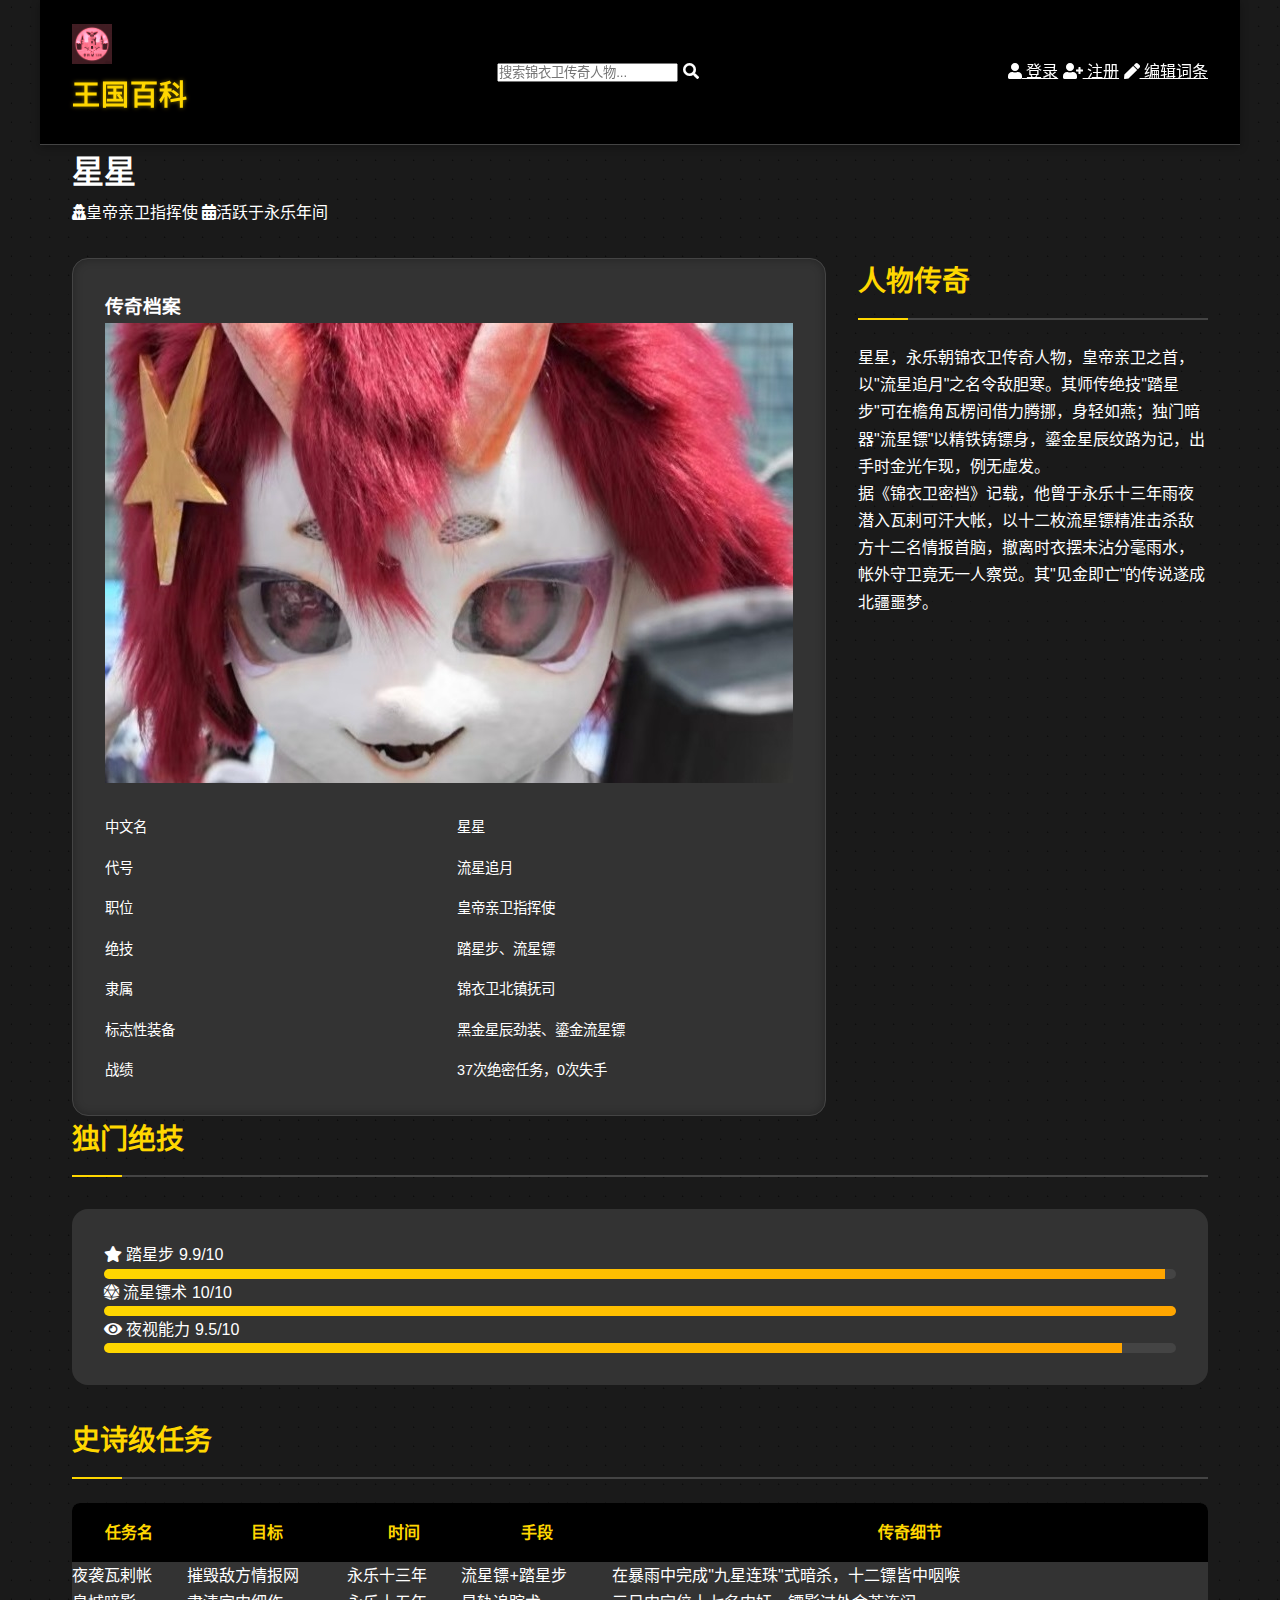
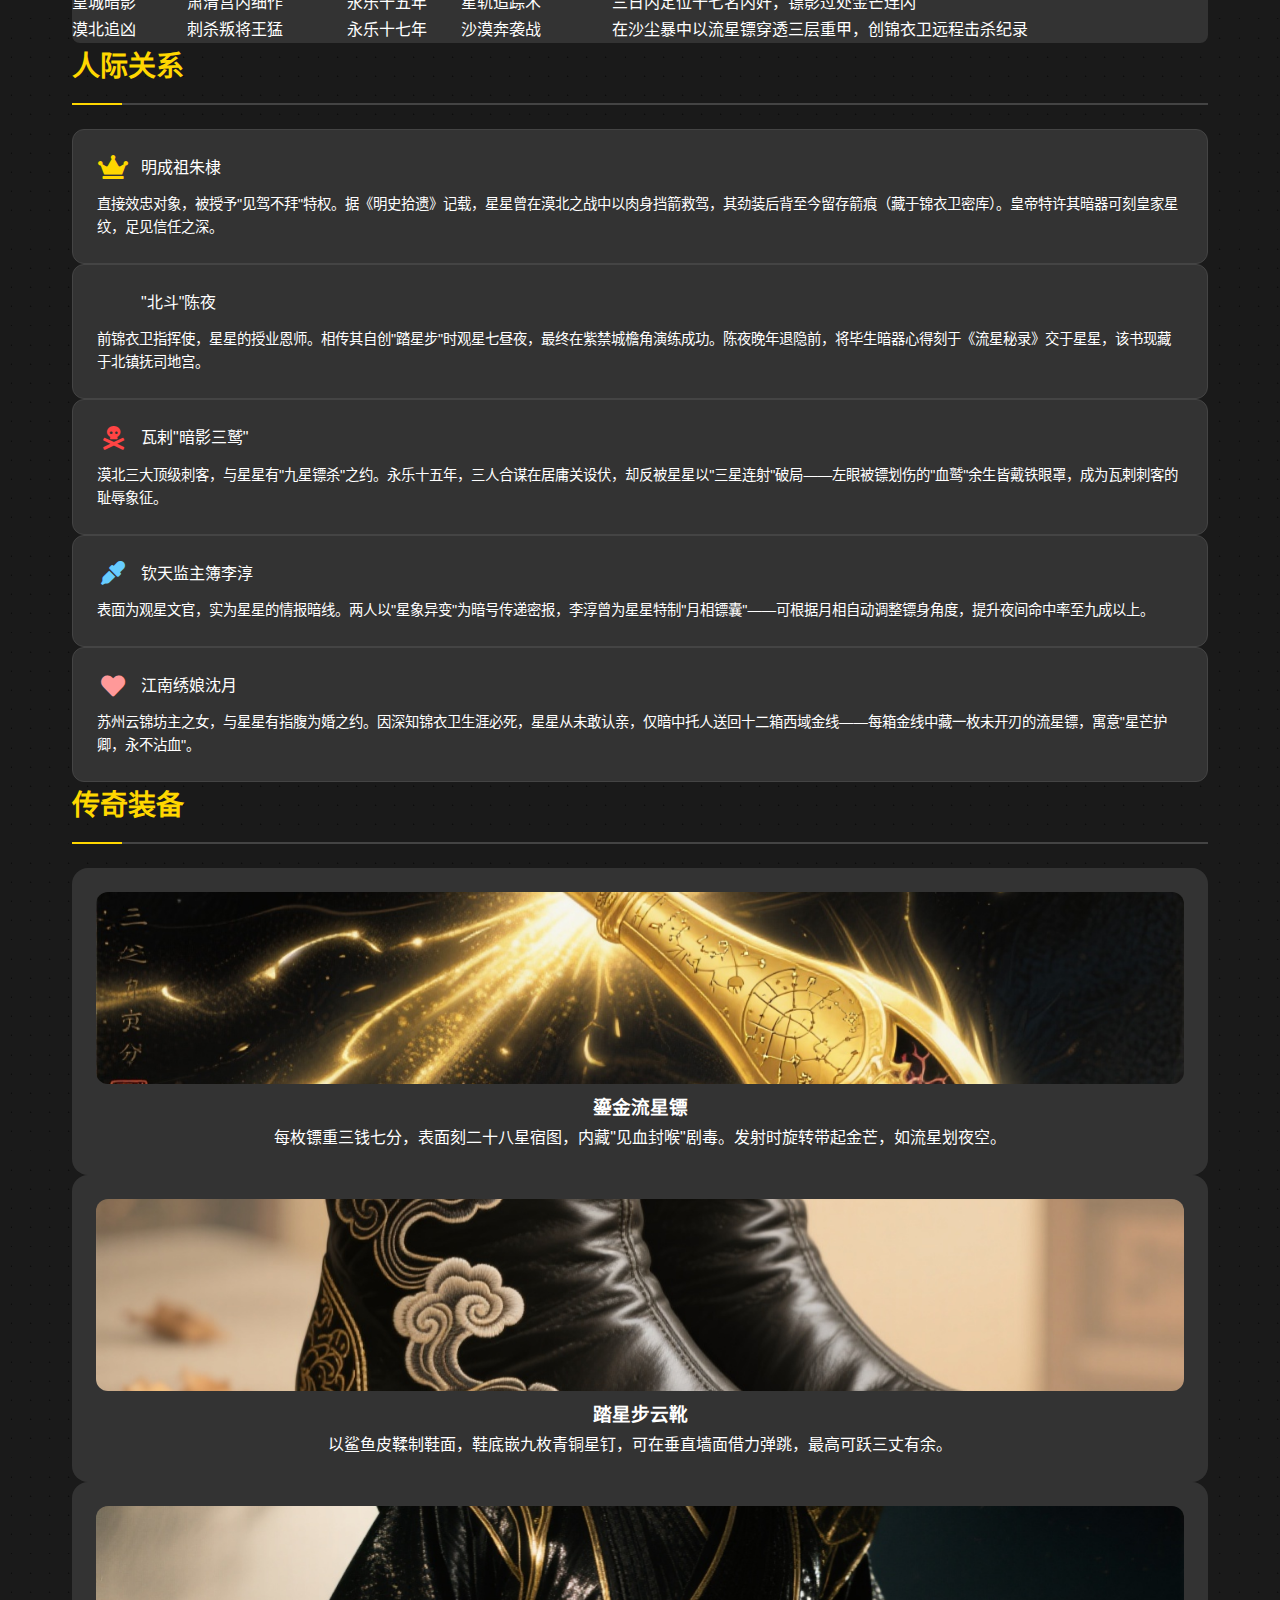
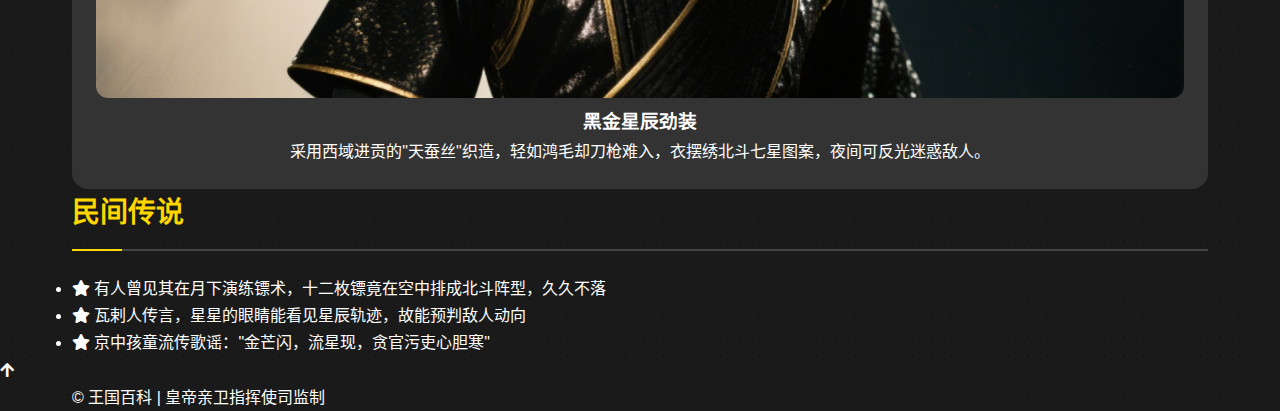
<file: xingxing.html>
<!DOCTYPE html>
<html lang="zh-CN">
<head>
    <meta charset="UTF-8">
    <meta name="viewport" content="width=device-width, initial-scale=1.0">
    <title>星星 - 锦衣卫传奇人物 - 王国百科</title>

    <!-- 自定义主题样式 -->
    <style>
        :root {
            --primary: #000000;       /* 主色调 - 墨黑 */
            --secondary: #FFD700;     /* 星辰金 */
            --neutral: #1A1A1A;       /* 深灰背景 */
            --light-gray: #333333;     /* 浅灰 */
            --border-gray: #444444;    /* 边框色 */
            --star-gold: #FFD700;     /* 星辰金 */
            --shadow-black: #111111;   /* 暗影黑 */
        }

        * {
            margin: 0;
            padding: 0;
            box-sizing: border-box;
            font-family: '微软雅黑', sans-serif;
            color: white;
            scroll-behavior: smooth;
        }

        body {
            background-color: var(--neutral);
            line-height: 1.7;
            background-image: url('[data-uri]');
            background-blend-mode: overlay;
            background-size: 1.2rem;
        }

        .container {
            max-width: 1200px;
            margin: 0 auto;
            padding: 0 2rem;
        }

        /* 头部导航 */
        header {
            background: var(--primary);
            border-bottom: 1px solid var(--border-gray);
            position: sticky;
            top: 0;
            z-index: 100;
            box-shadow: 0 2px 8px rgba(0,0,0,0.3);
        }

        .header-container {
            display: flex;
            justify-content: space-between;
            align-items: center;
            padding: 1.5rem 0;
        }

        .logo img {
            height: 2.5rem;
            filter: brightness(0.8) sepia(1) hue-rotate(300deg) saturate(3);
        }

        .logo h1 {
            color: var(--star-gold);
            font-size: 1.75rem;
            font-weight: bold;
            text-shadow: 0 0 4px rgba(255, 215, 0, 0.5);
            letter-spacing: 1px;
        }

        /* 基本信息横向排列 */
        .basic-info {
            display: flex;
            gap: 2rem;
            margin-top: 2rem;
        }

        .info-box {
            flex: 1;
            background: var(--light-gray);
            border-radius: 1rem;
            padding: 2rem;
            box-shadow: inset 0 0 10px rgba(0,0,0,0.3);
            border: 1px solid var(--border-gray);
        }

        .info-image {
            width: 100%;
            height: 20rem;
            object-fit: cover;
            border-radius: 0.75rem;
            box-shadow: 0 4px 8px rgba(0,0,0,0.5);
            border: 2px solid var(--border-gray);
        }

        .info-details {
            display: grid;
            grid-template-columns: repeat(2, 1fr);
            gap: 1rem;
            margin-top: 1.5rem;
            font-size: 0.9rem;
        }

        .summary {
            flex: 2;
        }

        .section-title {
            font-size: 1.75rem;
            color: var(--star-gold);
            margin-bottom: 1.5rem;
            padding-bottom: 0.75rem;
            border-bottom: 2px solid var(--border-gray);
            position: relative;
        }

        .section-title::after {
            content: '';
            position: absolute;
            width: 50px;
            height: 2px;
            background: var(--star-gold);
            bottom: -2px;
            left: 0;
        }

        /* 技能评分 */
        .skill-rating {
            background: var(--light-gray);
            border-radius: 1rem;
            padding: 2rem;
            margin: 2rem 0;
        }

        .rating-bar {
            height: 0.625rem;
            background: var(--border-gray);
            border-radius: 1rem;
            overflow: hidden;
        }

        .rating-value {
            background: linear-gradient(90deg, #FFD700, #FFA500);
            height: 100%;
        }

        /* 任务表格 */
        .missions-table {
            width: 100%;
            border-collapse: collapse;
            background: var(--light-gray);
            border-radius: 0.5rem;
            overflow: hidden;
        }

        .missions-table th {
            background: var(--primary);
            color: var(--star-gold);
            padding: 1rem;
            text-align: center;
        }

        /* 装备卡片 */
        .equipment-card {
            background: var(--light-gray);
            border-radius: 1rem;
            padding: 1.5rem;
            text-align: center;
        }

        .equipment-image {
            width: 100%;
            height: 12rem;
            object-fit: cover;
            border-radius: 0.75rem;
            transition: transform 0.3s;
        }

        .equipment-card:hover .equipment-image {
            transform: scale(1.03);
        }

        /* 人际关系卡片样式 */
        .relation-card {
            background: var(--light-gray);
            border-radius: 0.75rem;
            padding: 1.5rem;
            border: 1px solid var(--border-gray);
            position: relative;
            overflow: hidden;
            transition: all 0.3s ease;
        }

        .relation-card:hover {
            transform: translateY(-5px);
            box-shadow: 0 8px 24px rgba(0, 0, 0, 0.4);
        }

        .relation-title {
            display: flex;
            align-items: center;
            margin-bottom: 0.75rem;
        }

        .relation-icon {
            font-size: 1.5rem;
            margin-right: 0.75rem;
            width: 2rem;
            text-align: center;
        }

        .relation-content {
            font-size: 0.9rem;
            line-height: 1.6;
        }
    </style>

    <!-- 图标库 -->
    <link rel="stylesheet" href="https://cdnjs.cloudflare.com/ajax/libs/font-awesome/5.15.4/css/all.min.css">
</head>
<body>
<header class="container">
    <div class="header-container">
        <div class="logo">
            <img src="img\王国logo.png" alt="王国百科">
            <h1>王国百科</h1>
        </div>
        <div class="search-box">
            <input type="text" placeholder="搜索锦衣卫传奇人物...">
            <span class="search-icon fas fa-search"></span>
        </div>
        <div class="user-menu">
            <a href="#"><i class="fas fa-user"></i> 登录</a>
            <a href="#"><i class="fas fa-user-plus"></i> 注册</a>
            <a href="#" class="edit-btn">
                <i class="fas fa-pen"></i> 编辑词条
            </a>
        </div>
    </div>
</header>

<main class="container">
    <article>
        <h1 class="article-title text-center">星星</h1>
        <div class="article-meta text-center">
            <span><i class="fas fa-user-secret"></i>皇帝亲卫指挥使</span>
            <span><i class="fas fa-calendar-alt"></i>活跃于永乐年间</span>
        </div>

        <!-- 基本信息 -->
        <div class="basic-info">
            <div class="info-box">
                <h3 class="info-title text-center">传奇档案</h3>
                <img src="img\qinyou\maoyao\24f7afbc2d49c7ef145907d9ca1e558.jpg" alt="星星">
                <div class="info-details">
                    <div>中文名</div>
                    <div>星星</div>
                    <div>代号</div>
                    <div>流星追月</div>
                    <div>职位</div>
                    <div>皇帝亲卫指挥使</div>
                    <div>绝技</div>
                    <div>踏星步、流星镖</div>
                    <div>隶属</div>
                    <div>锦衣卫北镇抚司</div>
                    <div>标志性装备</div>
                    <div>黑金星辰劲装、鎏金流星镖</div>
                    <div>战绩</div>
                    <div>37次绝密任务，0次失手</div>
                </div>
            </div>

            <div class="summary">
                <h2 class="section-title">人物传奇</h2>
                <p>星星，永乐朝锦衣卫传奇人物，皇帝亲卫之首，以"流星追月"之名令敌胆寒。其师传绝技"踏星步"可在檐角瓦楞间借力腾挪，身轻如燕；独门暗器"流星镖"以精铁铸镖身，鎏金星辰纹路为记，出手时金光乍现，例无虚发。</p>
                <p>据《锦衣卫密档》记载，他曾于永乐十三年雨夜潜入瓦剌可汗大帐，以十二枚流星镖精准击杀敌方十二名情报首脑，撤离时衣摆未沾分毫雨水，帐外守卫竟无一人察觉。其"见金即亡"的传说遂成北疆噩梦。</p>
            </div>
        </div>

        <!-- 绝技解析 -->
        <div class="content-section">
            <h2 class="section-title">独门绝技</h2>
            <div class="skill-rating">
                <div class="rating-item">
                    <div class="rating-header">
                        <span><i class="fas fa-star text-yellow-500"></i> 踏星步</span>
                        <span>9.9/10</span>
                    </div>
                    <div class="rating-bar">
                        <div class="rating-value" style="width: 99%"></div>
                    </div>
                </div>
                <div class="rating-item">
                    <div class="rating-header">
                        <span><i class="fas fa-dice-d20 text-yellow-500"></i> 流星镖术</span>
                        <span>10/10</span>
                    </div>
                    <div class="rating-bar">
                        <div class="rating-value" style="width: 100%"></div>
                    </div>
                </div>
                <div class="rating-item">
                    <div class="rating-header">
                        <span><i class="fas fa-eye text-yellow-500"></i> 夜视能力</span>
                        <span>9.5/10</span>
                    </div>
                    <div class="rating-bar">
                        <div class="rating-value" style="width: 95%"></div>
                    </div>
                </div>
            </div>
        </div>

        <!-- 关键任务 -->
        <div class="content-section">
            <h2 class="section-title">史诗级任务</h2>
            <table class="missions-table">
                <thead>
                <tr>
                    <th>任务名</th>
                    <th>目标</th>
                    <th>时间</th>
                    <th>手段</th>
                    <th>传奇细节</th>
                </tr>
                </thead>
                <tbody>
                <tr>
                    <td>夜袭瓦剌帐</td>
                    <td>摧毁敌方情报网</td>
                    <td>永乐十三年</td>
                    <td>流星镖+踏星步</td>
                    <td>在暴雨中完成"九星连珠"式暗杀，十二镖皆中咽喉</td>
                </tr>
                <tr>
                    <td>皇城暗影</td>
                    <td>肃清宫内细作</td>
                    <td>永乐十五年</td>
                    <td>星轨追踪术</td>
                    <td>三日内定位十七名内奸，镖影过处金芒连闪</td>
                </tr>
                <tr>
                    <td>漠北追凶</td>
                    <td>刺杀叛将王猛</td>
                    <td>永乐十七年</td>
                    <td>沙漠奔袭战</td>
                    <td>在沙尘暴中以流星镖穿透三层重甲，创锦衣卫远程击杀纪录</td>
                </tr>
                </tbody>
            </table>
        </div>

        <!-- 人际关系 -->
        <div id="relations" class="content-section">
            <h2 class="section-title">人际关系</h2>
            <div class="grid grid-cols-1 md:grid-cols-2 lg:grid-cols-3 gap-6">

                <!-- 皇权核心关系 -->
                <div class="relation-card">
                    <div class="relation-title">
                        <i class="fas fa-crown relation-icon" style="color: var(--star-gold);"></i>
                        <span>明成祖朱棣</span>
                    </div>
                    <p class="relation-content">
                        直接效忠对象，被授予"见驾不拜"特权。据《明史拾遗》记载，星星曾在漠北之战中以肉身挡箭救驾，其劲装后背至今留存箭痕（藏于锦衣卫密库）。皇帝特许其暗器可刻皇家星纹，足见信任之深。
                    </p>
                </div>

                <!-- 师门传承关系 -->
                <div class="relation-card">
                    <div class="relation-title">
                        <i class="fas fa-user-tie relation-icon" style="color: var(--light-gray);"></i>
                        <span>"北斗"陈夜</span>
                    </div>
                    <p class="relation-content">
                        前锦衣卫指挥使，星星的授业恩师。相传其自创"踏星步"时观星七昼夜，最终在紫禁城檐角演练成功。陈夜晚年退隐前，将毕生暗器心得刻于《流星秘录》交于星星，该书现藏于北镇抚司地宫。
                    </p>
                </div>

                <!-- 敌对势力关系 -->
                <div class="relation-card">
                    <div class="relation-title">
                        <i class="fas fa-skull-crossbones relation-icon" style="color: #FF4444;"></i>
                        <span>瓦剌"暗影三鹫"</span>
                    </div>
                    <p class="relation-content">
                        漠北三大顶级刺客，与星星有"九星镖杀"之约。永乐十五年，三人合谋在居庸关设伏，却反被星星以"三星连射"破局——左眼被镖划伤的"血鹫"余生皆戴铁眼罩，成为瓦剌刺客的耻辱象征。
                    </p>
                </div>

                <!-- 隐秘协作关系 -->
                <div class="relation-card">
                    <div class="relation-title">
                        <i class="fas fa-eye-dropper relation-icon" style="color: #66CCFF;"></i>
                        <span>钦天监主簿李淳</span>
                    </div>
                    <p class="relation-content">
                        表面为观星文官，实为星星的情报暗线。两人以"星象异变"为暗号传递密报，李淳曾为星星特制"月相镖囊"——可根据月相自动调整镖身角度，提升夜间命中率至九成以上。
                    </p>
                </div>

                <!-- 情感羁绊关系 -->
                <div class="relation-card">
                    <div class="relation-title">
                        <i class="fas fa-heart relation-icon" style="color: #FF9999;"></i>
                        <span>江南绣娘沈月</span>
                    </div>
                    <p class="relation-content">
                        苏州云锦坊主之女，与星星有指腹为婚之约。因深知锦衣卫生涯必死，星星从未敢认亲，仅暗中托人送回十二箱西域金线——每箱金线中藏一枚未开刃的流星镖，寓意"星芒护卿，永不沾血"。
                    </p>
                </div>

            </div>
        </div>

        <!-- 传奇装备 -->
        <div class="content-section">
            <h2 class="section-title">传奇装备</h2>
            <div class="grid grid-cols-1 md:grid-cols-3 gap-4">
                <div class="equipment-card">
                    <img src="img\qinyou\maoyao\鎏金流星镖.png" alt="流星镖" class="equipment-image">
                    <h3>鎏金流星镖</h3>
                    <p>每枚镖重三钱七分，表面刻二十八星宿图，内藏"见血封喉"剧毒。发射时旋转带起金芒，如流星划夜空。</p>
                </div>
                <div class="equipment-card">
                    <img src="img\qinyou\maoyao\踏星步云靴.png" alt="踏星靴" class="equipment-image">
                    <h3>踏星步云靴</h3>
                    <p>以鲨鱼皮鞣制鞋面，鞋底嵌九枚青铜星钉，可在垂直墙面借力弹跳，最高可跃三丈有余。</p>
                </div>
                <div class="equipment-card">
                    <img src="img\qinyou\maoyao\黑金星辰劲装.png" alt="星辰劲装" class="equipment-image">
                    <h3>黑金星辰劲装</h3>
                    <p>采用西域进贡的"天蚕丝"织造，轻如鸿毛却刀枪难入，衣摆绣北斗七星图案，夜间可反光迷惑敌人。</p>
                </div>
            </div>
        </div>

        <!-- 民间传说 -->
        <div class="content-section">
            <h2 class="section-title">民间传说</h2>
            <ul class="skills-list space-y-2 pl-5">
                <li><i class="fas fa-star text-yellow-500"></i> 有人曾见其在月下演练镖术，十二枚镖竟在空中排成北斗阵型，久久不落</li>
                <li><i class="fas fa-star text-yellow-500"></i> 瓦剌人传言，星星的眼睛能看见星辰轨迹，故能预判敌人动向</li>
                <li><i class="fas fa-star text-yellow-500"></i> 京中孩童流传歌谣："金芒闪，流星现，贪官污吏心胆寒"</li>
            </ul>
        </div>
    </article>
</main>

<a href="#" class="back-to-top">
    <i class="fas fa-arrow-up"></i>
</a>

<footer class="bg-gray-900 py-6">
    <div class="container text-center">
        <p>© 王国百科 | 皇帝亲卫指挥使司监制</p>
    </div>
</footer>

<script>
    // 平滑滚动
    document.querySelectorAll('a[href^="#"]').forEach(anchor => {
        anchor.addEventListener('click', function (e) {
            e.preventDefault();
            window.scrollTo({
                top: document.querySelector(this.getAttribute('href')).offsetTop - 80,
                behavior: 'smooth'
            });
        });
    });

    // 回到顶部按钮
    const backToTop = document.querySelector('.back-to-top');
    window.addEventListener('scroll', () => {
        backToTop.style.opacity = window.scrollY > 300 ? '1' : '0';
    });

    // 卡片悬停效果
    document.querySelectorAll('.relation-card').forEach(card => {
        card.addEventListener('mouseenter', () => {
            card.style.transform = 'translateY(-5px)';
            card.style.boxShadow = '0 8px 24px rgba(0, 0, 0, 0.4)';
        });
        card.addEventListener('mouseleave', () => {
            card.style.transform = 'translateY(0)';
            card.style.boxShadow = 'none';
        });
    });
</script>
</body>
</html>
</file>
